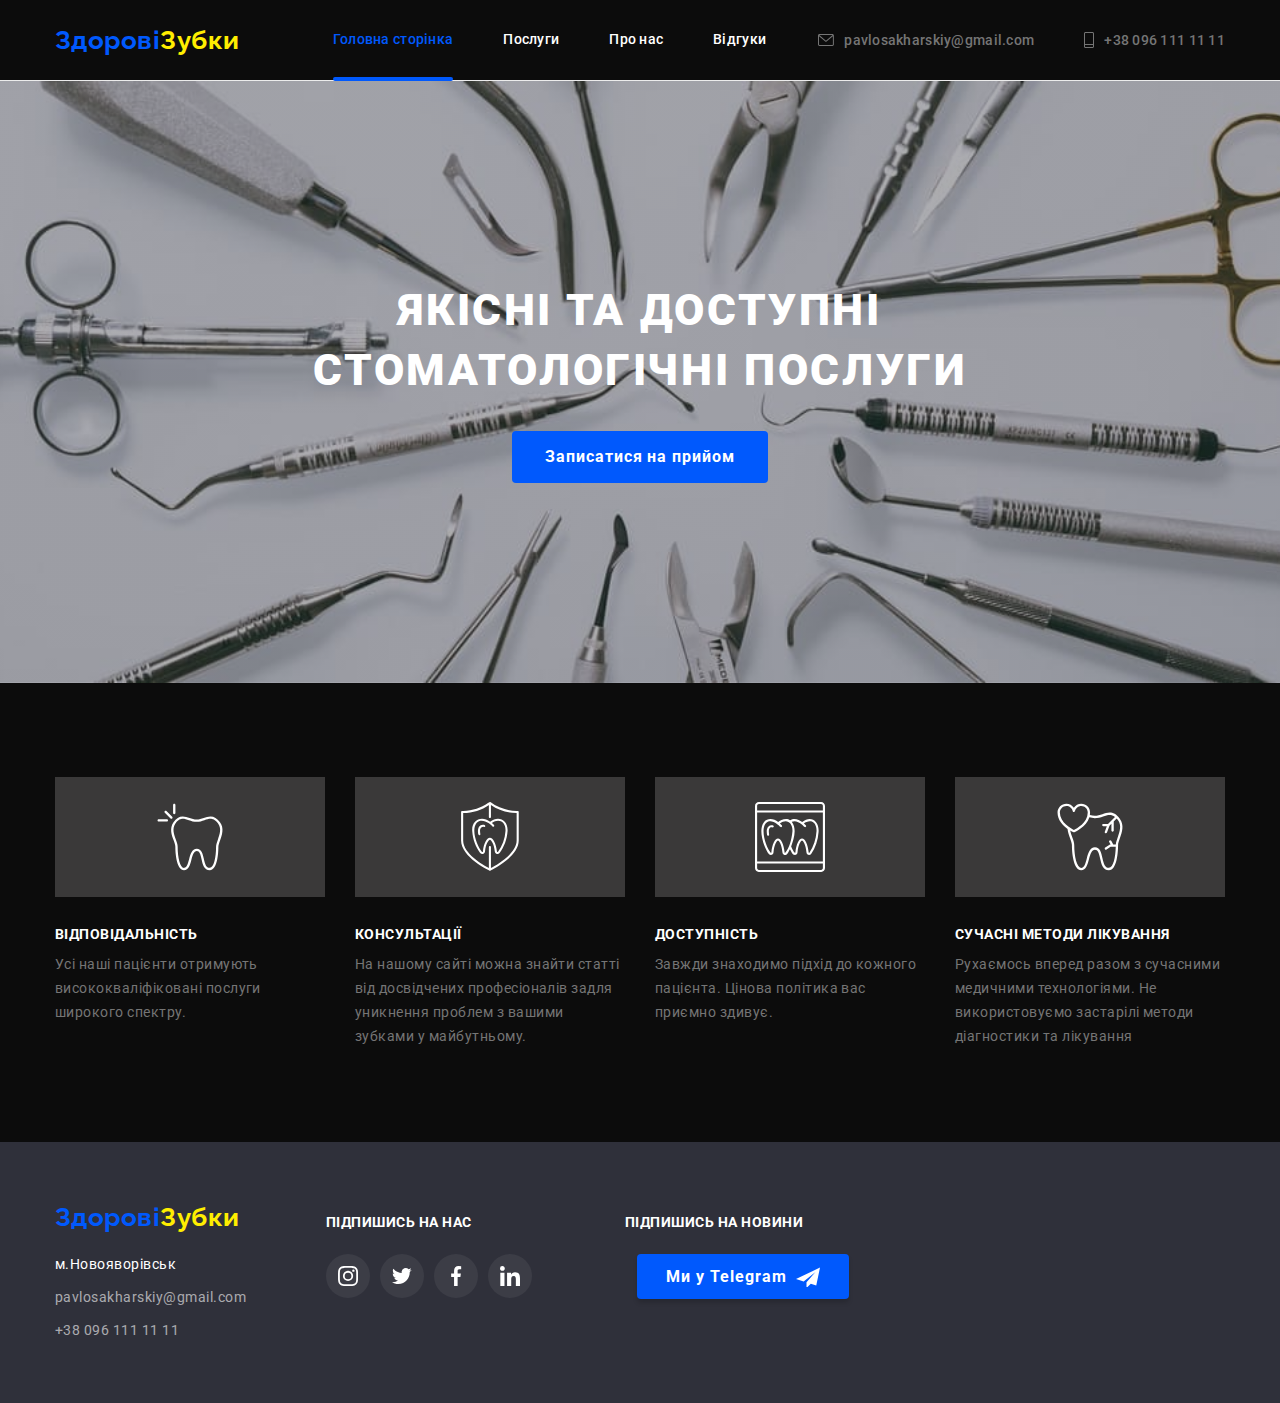
<file: index.html>
<!DOCTYPE html>
<html lang="ru">
  <head>
    <meta charset="UTF-8" />
    <meta http-equiv="X-UA-Compatible" content="IE=edge" />
    <meta name="viewport" content="width=device-width, initial-scale=1.0" />
    <title>Студия</title>
    <link rel="preconnect" href="https://fonts.googleapis.com" />
    <link rel="preconnect" href="https://fonts.gstatic.com" crossorigin />
    <link
      href="https://fonts.googleapis.com/css2?family=Raleway:wght@700&family=Roboto:wght@400;500;700;900&display=swap"
      rel="stylesheet"
    />
    <link
      rel="stylesheet"
      href="https://cdnjs.cloudflare.com/ajax/libs/modern-normalize/1.1.0/modern-normalize.min.css"
    />
    <link rel="stylesheet" href="./css/styles.css" />
  </head>

  <body>
    <!-- Шапка -->
    <header class="header">
      <div class="container nav-flex">
        <nav class="header-nav">
          <a class="logo link" href="./index.html"
            >Здорові<span class="logo-black">Зубки</span></a
          >
          <ul class="header-nav-list list">
            <li class="header-nav-item">
              <a class="header-nav-link link current" href="./index.html"
                >Головна сторінка</a
              >
            </li>
            <li class="header-nav-item">
              <a class="header-nav-link link" href="./portfolio.html"
                >Послуги</a
              >
            </li>
            <li class="header-nav-item">
              <a class="header-nav-link link" href="">Про нас</a>
            </li>
            <li class="header-nav-item">
              <a class="header-nav-link link" href="">Відгуки</a>
            </li>
          </ul>
        </nav>
        <ul class="header-contact-list list">
          <li class="header-contact-item">
            <a class="header-contact-link link" href="mailto:pavlosakharskiy@gmail.com"
              ><svg class="contact-icon" width="16" height="12">
                <use href="./images/icons.svg#icon-envelope"></use>
              </svg>
              pavlosakharskiy@gmail.com</a
            >
          </li>
          <li class="header-contact-item">
            <a class="header-contact-link link" href="tel:+38093000000"
              ><svg class="contact-icon" width="10" height="16">
                <use href="./images/icons.svg#icon-mobile"></use>
              </svg>
              +38 096 111 11 11</a
            >
          </li>
        </ul>
      </div>
    </header>
    <!-- Основной контент -->
    <main>
      <!-- Герой -->
      <section class="hero">
        <h1 class="hero-title">Якісні та доступні стоматологічні послуги</h1>
        <button class="hero-btn" type="button" data-modal-open>Записатися на прийом</button>
      </section>
      <!-- Список преимуществ -->
      <section class="features-section">
        <div class="container">
          <!-- h2 Преимущества спрятать в css правильно -->
          <h2 class="visually-hidden">Переваги</h2>
          <ul class="features-list list">
            <li class="features-item">
              <div class="features-icon-fon">
                <svg class="features-icon" width="70" height="70">
                  <use href="./images/teeth.svg#icon-clean-tooth"></use>
                </svg>
              </div>

              <h3 class="features-title">Відповідальність</h3>
              <p class="features-text">
                Усі наші пацієнти отримують висококваліфіковані послуги широкого спектру.
        
              </p>
            </li>
            <li class="features-item">
              <div class="features-icon-fon">
                <svg class="features-icon" width="70" height="70">
                  <use href="./images/teeth.svg#icon-tooth_hehy"></use>
                </svg>
              </div>

              <h3 class="features-title">Консультації</h3>
              <p class="features-text">
                На нашому сайті можна знайти статті від досвідчених професіоналів задля уникнення проблем з вашими зубками у майбутньому.
              </p>
            </li>
            <li class="features-item">
              <div class="features-icon-fon">
                <svg class="features-icon" width="70" height="70">
                  <use href="./images/teeth.svg#icon-monitoring_teeth"></use>
                </svg>
              </div>

              <h3 class="features-title">Доступність</h3>
              <p class="features-text">
               Завжди знаходимо підхід до кожного пацієнта. 
               Цінова політика вас приємно здивує.
              </p>
            </li>
            <li class="features-item">
              <div class="features-icon-fon">
                <svg class="features-icon" width="70" height="70">
                  <use href="./images/teeth.svg#icon-teeth-care"></use>
                </svg>
              </div>

              <h3 class="features-title">Сучасні методи лікування</h3>
              <p class="features-text">Рухаємось вперед разом з сучасними медичними технологіями. Не використовуємо застарілі методи діагностики та лікування</p>
            </li>
          </ul>
        </div>
      </section>
      
    </main>
    <!-- Подвал -->
    <footer class="footer">
      <div class="container">
        <div class="footer-flex">
          <div class="footer-contacts-flex">
            <a class="logo link" href="./index.html"
            >Здорові<span class="logo-black">Зубки</span></a>
            <!-- Список контактов -->
            <address class="footer-contact">
              <ul class="footer-contact-list list">
                <li class="footer-contact-item">
                  <a
                    class="footer-contact-link address link"
                    href="https://goo.gl/maps/CdvJLRiEL6Q8Smko8"
                    target="_blank"
                    rel="noreferrer noopener"
                    >м.Новояворівськ</a
                  >
                </li>
                <li class="footer-contact-item">
                  <a
                    class="footer-contact-link link"
                    href="mailto:info@devstudio.com"
                    >pavlosakharskiy@gmail.com</a
                  >
                </li>
                <li class="footer-contact-item">
                  <a class="footer-contact-link link" href="tel:+380961111111"
                    >+38 096 111 11 11</a
                  >
                </li>
              </ul>
            </address>
          </div>
          <div class="footer-social-flex">
            <p class="footer-social-text">Підпишись на нас</p>
            <ul class="footer-social-list list">
              <li class="footer-social-item">
                <a class="footer-social-link" href="">
                  <svg class="footer-social-icon" width="20" height="20">
                    <use href="./images/icons.svg#icon-instagram"></use>
                  </svg>
                </a>
              </li>

              <li class="footer-social-item">
                <a class="footer-social-link" href="">
                  <svg class="footer-social-icon" width="20" height="20">
                    <use href="./images/icons.svg#icon-twitter"></use>
                  </svg>
                </a>
              </li>

              <li class="footer-social-item">
                <a class="footer-social-link" href="">
                  <svg class="footer-social-icon" width="20" height="20">
                    <use href="./images/icons.svg#icon-facebook"></use>
                  </svg>
                </a>
              </li>

              <li class="footer-social-item">
                <a class="footer-social-link" href="">
                  <svg class="footer-social-icon" width="20" height="20">
                    <use href="./images/icons.svg#icon-linkedin"></use>
                  </svg>
                </a>
              </li>
            </ul>
          </div>
          <div class="footer-submit">
            <p class="footer-submit-text">Підпишись на новини</p>
            <div class="footer-submit-form">
                          <button class="footer-submit-btn" type="submit">Ми у Telegram</button>
            </div>
          </div>
        </div>
      </div>
    </footer>
    <div class="backdrop is-hidden" data-modal>
      <div class="modal">
          <button type="button" class="close-btn" data-modal-close>
            <svg class="modal-icon" width="11" height="11">
              <use href="./images/icons.svg#icon-vector"></use>
            </svg>
          </button>
          
          <form class="form">
            <span class="form-title">Залишіть, будь ласка, свої дані</span>
                 
            <div class="form-field top-title">
              <label class="form-label" for="name">Ім'я</label>
              <input class="form-input" type="text" name="name" id="name">
              <svg class="input-icon" width="12" height="12">
                <use
                    href="./images/icons.svg#icon-name"
                ></use>
              </svg>
            </div>
            <div class="form-field">
              <label class="form-label" for="tel">Телефон</label>
              <input class="form-input" type="tel" name="tel" id="tel">
              <svg class="input-icon" width="12" height="12">
                <use
                    href="./images/icons.svg#icon-tel"
                ></use>
              </svg>
            </div>
            
            <div class="form-field">
              <label class="comment-label" for="comment">Опишіть проблему</label>
              <textarea class="comment" name="comment" id="comment" rows="9" placeholder="Приклад:
              Добрий день. Дуже болить зуб, потрібна негайна допомога...."></textarea>
            </div>
            <div class="form-field-chek">
              
              <label class="policy-label" for="policy"></a> 
                <input class="form-checkbox" type="checkbox" name="policy" id="policy">
                <span class="icon-chek"></span>
                Погоджуюсь з  <a class="policy-link" href="">Умовами приватності.</a>
              </label>
              
            </div>
            <button class="form-btn" type="submit">Відправити</button>
          </form>
      </div>
    </div>
    <script src="./js/modal.js"></script>
  </body>
</html>
</file>
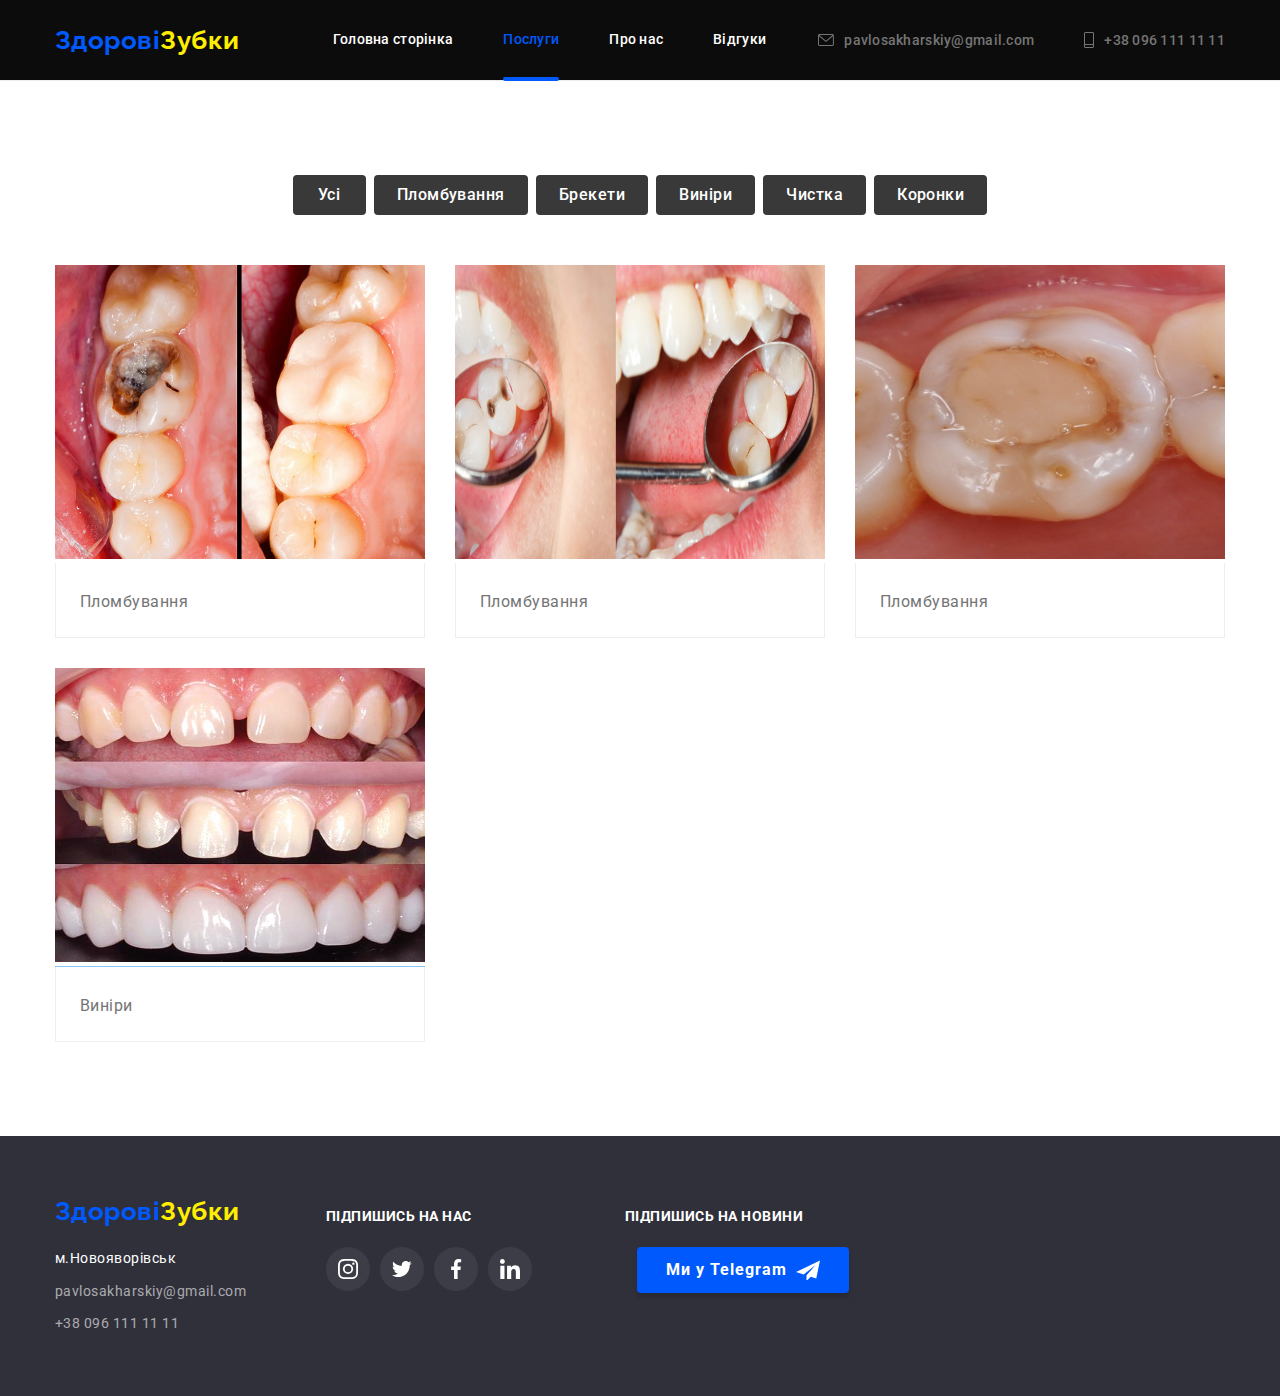
<file: portfolio.html>
<!DOCTYPE html>
<html lang="ru">
  <head>
    <meta charset="UTF-8" />
    <meta http-equiv="X-UA-Compatible" content="IE=edge" />
    <meta name="viewport" content="width=device-width, initial-scale=1.0" />
    <title>Портфолио</title>
    <link rel="preconnect" href="https://fonts.googleapis.com" />
    <link rel="preconnect" href="https://fonts.gstatic.com" crossorigin />
    <link
      href="https://fonts.googleapis.com/css2?family=Raleway:wght@700&family=Roboto:wght@400;500;700;900&display=swap"
      rel="stylesheet"
    />
    <link rel="stylesheet" href="https://cdnjs.cloudflare.com/ajax/libs/modern-normalize/1.1.0/modern-normalize.min.css">
    <link rel="stylesheet" href="./css/styles.css" />
  </head>
  <body>
    <!-- Шапка -->
    <header class="header">
      <div class="container nav-flex">
        <nav class="header-nav">
          <a class="logo link" href="./index.html"
            >Здорові<span class="logo-black">Зубки</span></a
          >
          <ul class="header-nav-list list">
            <li class="header-nav-item">
              <a class="header-nav-link link" href="./index.html"
                >Головна сторінка</a
              >
            </li>
            <li class="header-nav-item">
              <a class="header-nav-link link current" href="./portfolio.html"
                >Послуги</a
              >
            </li>
            <li class="header-nav-item">
              <a class="header-nav-link link" href="">Про нас</a>
            </li>
            <li class="header-nav-item">
              <a class="header-nav-link link" href="">Відгуки</a>
            </li>
          </ul>
        </nav>
        <ul class="header-contact-list list">
          <li class="header-contact-item">
            <a class="header-contact-link link" href="mailto:pavlosakharskiy@gmail.com"
              ><svg class="contact-icon" width="16" height="12">
                <use href="./images/icons.svg#icon-envelope"></use>
              </svg>
              pavlosakharskiy@gmail.com</a
            >
          </li>
          <li class="header-contact-item">
            <a class="header-contact-link link" href="tel:+38093000000"
              ><svg class="contact-icon" width="10" height="16">
                <use href="./images/icons.svg#icon-mobile"></use>
              </svg>
              +38 096 111 11 11</a
            >
          </li>
        </ul>
      </div>
    </header>
    <!-- Основной контент -->
    <main>
      
      <section class="portfolio-section">
        <div class="container">
          <h1 hidden>Примеры работ</h1>
          <ul class="portfolio-btn-list list">
            <li class="portfolio-btn-item">
              <button class="portfolio-btn" type="button">Усі</button>
            </li>
            <li class="portfolio-btn-item">
              <button class="portfolio-btn" type="button">Пломбування</button>
            </li>
            <li class="portfolio-btn-item">
              <button class="portfolio-btn" type="button">Брекети</button>
            </li>
            <li class="portfolio-btn-item">
              <button class="portfolio-btn" type="button">Виніри</button>
            </li>
            <li class="portfolio-btn-item">
              <button class="portfolio-btn" type="button">Чистка</button>
            </li>
            <li class="portfolio-btn-item">
              <button class="portfolio-btn" type="button">Коронки</button>
            </li>
          </ul>
        </div>
        <div class="container">
          <ul class="portfolio-list list">
            <li class="portfolio-item">
              <div class="portfolio-description">
                <img
                src="./images/plomba.jpg"
                alt="открытый ноутбук с сайтом Технокряк"
                width="370"
                height="294"
                />
                <div class="portfolio-overlay">
                  <p class="portfolio-description-text">На фото результат пломбування 7 та 8 зубів.</p>
                </div>
                </div>
              <div class="portfolio-border">
                <h2 class="portfolio-list-title"></h2>
                <p class="portfolio-list-text">Пломбування</p>
              </div>
            </li>
            <li class="portfolio-item">
              <div class="portfolio-description">
                <img
                  src="./images/estetik-plomba.jpg"
                  alt="парни играют в баскетбол"
                  width="370"
                  height="294"
                />
                <div class="portfolio-overlay">
                  <p class="portfolio-description-text">Естетичне пломбування</p>
                </div>
              </div>
                <div class="portfolio-border">
                <h2 class="portfolio-list-title">
                </h2>
                <p class="portfolio-list-text">Пломбування</p>
              </div>
            </li>

            <li class="portfolio-item">
              <div class="portfolio-description">
                <img
                  src="./images/karies.jpg"
                  alt="karies"
                  width="370"
                  height="294"
                />
                <div class="portfolio-overlay">

                  <p class="portfolio-description-text">Полікували каріес жувального зуба. Клієнт задоволений</p>
                </div>
              </div>
              <div class="portfolio-border">
                <h2 class="portfolio-list-title"></h2>
                <p class="portfolio-list-text">Пломбування</p>
              </div>
            </li>
            <li class="portfolio-item">
              <div class="portfolio-description">
                <img
                  src="./images/viniry.jpg"
                  alt="karies"
                  width="370"
                  height="294"
                />
                <div class="portfolio-overlay">

                  <p class="portfolio-description-text">На фото якісні виніри на вибір.</p>
                </div>
              </div>
              <div class="portfolio-border">
                <h2 class="portfolio-list-title"></h2>
                <p class="portfolio-list-text">Виніри</p>
              </div>
            </li>

           
          </ul>
        </div>
      </section>
    </main>
    <!-- Подвал -->
    <footer class="footer">
      <div class="container">
        <div class="footer-flex">
          <div class="footer-contacts-flex">
            <a class="logo link" href="./index.html"
            >Здорові<span class="logo-black">Зубки</span></a>
            <!-- Список контактов -->
            <address class="footer-contact">
              <ul class="footer-contact-list list">
                <li class="footer-contact-item">
                  <a
                    class="footer-contact-link address link"
                    href="https://goo.gl/maps/CdvJLRiEL6Q8Smko8"
                    target="_blank"
                    rel="noreferrer noopener"
                    >м.Новояворівськ</a
                  >
                </li>
                <li class="footer-contact-item">
                  <a
                    class="footer-contact-link link"
                    href="mailto:info@devstudio.com"
                    >pavlosakharskiy@gmail.com</a
                  >
                </li>
                <li class="footer-contact-item">
                  <a class="footer-contact-link link" href="tel:+380961111111"
                    >+38 096 111 11 11</a
                  >
                </li>
              </ul>
            </address>
          </div>
          <div class="footer-social-flex">
            <p class="footer-social-text">Підпишись на нас</p>
            <ul class="footer-social-list list">
              <li class="footer-social-item">
                <a class="footer-social-link" href="">
                  <svg class="footer-social-icon" width="20" height="20">
                    <use href="./images/icons.svg#icon-instagram"></use>
                  </svg>
                </a>
              </li>

              <li class="footer-social-item">
                <a class="footer-social-link" href="">
                  <svg class="footer-social-icon" width="20" height="20">
                    <use href="./images/icons.svg#icon-twitter"></use>
                  </svg>
                </a>
              </li>

              <li class="footer-social-item">
                <a class="footer-social-link" href="">
                  <svg class="footer-social-icon" width="20" height="20">
                    <use href="./images/icons.svg#icon-facebook"></use>
                  </svg>
                </a>
              </li>

              <li class="footer-social-item">
                <a class="footer-social-link" href="">
                  <svg class="footer-social-icon" width="20" height="20">
                    <use href="./images/icons.svg#icon-linkedin"></use>
                  </svg>
                </a>
              </li>
            </ul>
          </div>
          <div class="footer-submit">
            <p class="footer-submit-text">Підпишись на новини</p>
            <div class="footer-submit-form">
                          <button class="footer-submit-btn" type="submit">Ми у Telegram</button>
            </div>
          </div>
        </div>
      </div>
    </footer>
  </body>
</html>
</file>
<file: css/styles.css>
:root {
  --primary-text-color: #ffffff;
  --secondary-text-color: #757575;
  --white-text-color: #ffffff;
  --accent-color: #0059fd;
  --black-logo-color: #ffee00;
  --footer-text-color: rgba(255, 255, 255, 0.6);
  --white-background-color: #ffffff;
  --hero-background-color: #2f303a;
  --team-background-color: #3a3939;
}

body {
  font-family: "Roboto", sans-serif;
  letter-spacing: 0.03em;
  background-color: var(--white-background-color);
  color: var(--primary-text-color);
}

/* Крапки з лішок */
.list {
  list-style: none;
}

/* Підкреслення посилань*/
.link {
  text-decoration: none;
}

/* Глобальне обнулення  */
h1,
h2,
h3,
h4,
h5,
h6,
p,
ul {
  margin: 0;
  padding: 0;
}

.container {
  width: 1200px;
  margin-left: auto;
  margin-right: auto;
  padding-left: 15px;
  padding-right: 15px;
}

.logo {
  font-family: "Raleway", sans-serif;
  font-weight: 700;
  font-size: 26px;
  line-height: 1.19;
  align-items: center;
  text-align: center;
  
  color: var(--accent-color);
}

.section-title {
  font-weight: 700;
  font-size: 36px;
  line-height: 1.17;
  text-align: center;

  color: var(--primary-text-color);
}

.features-icon-fon {
  display: flex;
  width: 270px;
  height: 120px;
  align-items: center;
  justify-content: center;
  flex-direction: column;
  margin-bottom: 30px;

  background-color: var(--team-background-color);
}

.footer-contact-link {
  font-style: normal;
  font-size: 14px;
  line-height: 1.71;

  color: var(--footer-text-color);

  transition: color 250ms cubic-bezier(0.4, 0, 0.2, 1);
}

/* ------------HEADER-------------- */

.header {
  border-bottom: 1px solid #ececec;
  background-color: #0c0c0c;
}

.nav-flex {
  display: flex;
  align-items: center;
}

.header-nav {
  display: flex;
  align-items: center;
}
.logo-black {
  color: var(--black-logo-color);
}

.header-nav-list {
  display: flex;
  margin-left: 93px;
}

.header-nav-item:not(:last-child) {
  margin-right: 50px;
}

.header-nav-link {
  display: block;
  padding-top: 32px;
  padding-bottom: 32px;

  font-weight: 500;
  font-size: 14px;
  line-height: 1.14;
  letter-spacing: 0.02em;
  color: var(--primary-text-color);

  position: relative;

  transition: color 250ms cubic-bezier(0.4, 0, 0.2, 1);
}

.header-contact-list {
  display: flex;
  margin-left: auto;
}

.header-contact-item + .header-contact-item {
  margin-left: 50px;
}

.header-contact-link {
  display: inline-flex;
  padding: 32px 0px 32px;
  /* color: var(--secondary-text-color); */
  align-items: center;

  font-weight: 500;
  font-size: 14px;
  line-height: 16px;
  letter-spacing: 0.02em;
  color: var(--secondary-text-color);

  transition: color 250ms cubic-bezier(0.4, 0, 0.2, 1);
}

.contact-icon {
  margin-right: 10px;
  fill: currentColor;
}

.header-nav-link:hover,
.header-nav-link:focus,
.header-contact-link:hover,
.header-contact-link:focus {
  color: var(--accent-color);
}

.header-nav-link.current {
  color: var(--accent-color);
}

.header-nav-link.current::after { 
  position: absolute;

  display: block;
  content: '';
  width: 100%;
  height: 4px;
  border-radius: 2px;
  bottom: -1px;

  background-color: var(--accent-color);
}

/* ------------HERO-------------- */

.hero {
  padding-top: 200px;
  padding-bottom: 200px;

  max-width: 1600px;
  min-height: 600px;
  margin-left: auto;
  margin-right: auto;

  background-image: linear-gradient(
      to right,
      rgba(47, 48, 58, 0.4),
      rgba(47, 48, 58, 0.4)
    ),
    url(../images/hirurgiya.jpg);
  background-color: var(--hero-background-color);
  background-repeat: no-repeat;
  background-position: center;
  background-size: cover;

  text-align: center;
}

.hero-title {
  margin-bottom: 30px;
  margin-left: auto;
  margin-right: auto;
  max-width: 696px;

  font-weight: 900;
  font-size: 44px;
  line-height: 1.36;
  letter-spacing: 0.06em;
  text-transform: uppercase;
  color: var(--white-text-color);
}

  .hero-btn {
    display: inline-block;
    min-width: 200px;
    border-radius: 4px;
    border: 1px solid transparent;
    padding: 10px 32px;
  
    background-color: var(--accent-color);
    color: var(--white-text-color);
  
    font-family: "Roboto", sans-serif;
    font-weight: 700;
    font-size: 16px;
    line-height: 1.88;
    align-items: center;
    text-align: center;
    letter-spacing: 0.06em;
    cursor: pointer;
  
 
    transition-property: transform;
  
}

.hero-btn:hover,
.hero-btn:focus {
  border-radius: 4px;
  transform: scale(1.5);
  background-color: orange;

  transition-duration: 500ms;
}
/* ------------FEATURES-------------- */

.features-section {
  padding-top: 94px;
  padding-bottom: 94px;
  background-color: #0c0c0c;
}

.visually-hidden {
  position: absolute;

  width: 1px;
  height: 1px;
  margin: -1px;
  padding: 0;

  overflow: hidden;
  border: 0;
  clip: rect(0 0 0 0);
}

.features-list {
  display: flex;
}

.features-item:not(:last-child) {
  margin-right: 30px;
  max-width: 270px;
}

.features-icon {
  align-items: center;
  fill: white;
}

.features-title {
  margin-bottom: 10px;

  font-weight: 700;
  font-size: 14px;
  line-height: 1.14;
  text-transform: uppercase;
}

.features-text {
  font-size: 14px;
  line-height: 1.71;

  color: var(--secondary-text-color);
}

/* ------------WORK SECTION-------------- */
.work-section {
  padding-bottom: 94px;
  background-color: #0c0c0c;
}

.section-title {
  margin-bottom: 50px;
}

.work-list {
  display: flex;

}

.work-item {
  position: relative;

}

.work-item:not(:last-child) {
  margin-right: 30px;
}

.work-text {
  width: 100%;
  position: absolute;
  bottom: 0;
  left: 0;


  padding: 27px 0px;

  font-weight: bold;
  font-size: 14px;
  line-height: 1.14;
  text-align: center;
  text-transform: uppercase;

  color: var(--white-text-color);
  background-color: rgba(47, 48, 58, 0.8);;
}
/* ----------------TEAM----------------- */

.team-section {
  padding-top: 94px;
  padding-bottom: 94px;

  background-color: var(--team-background-color);
}

.team-list {
  display: flex;
}

.team-item {
  box-shadow: 0px 1px 3px rgba(0, 0, 0, 0.12), 0px 1px 1px rgba(0, 0, 0, 0.14),
    0px 2px 1px rgba(0, 0, 0, 0.2);

  background-color: var(--white-background-color);
}

.team-item:not(:last-child) {
  margin-right: 30px;
}

.team-workers {
  padding: 30px 0px;
}

.team-worker {
  font-weight: 500;
  font-size: 16px;
  line-height: 1.19;
  text-align: center;
}

.team-profession {
  margin-top: 10px;

  font-size: 16px;
  line-height: 1.19;
  text-align: center;
  color: var(--secondary-text-color);
}

.team-social-list {
  display: flex;
  justify-content: space-between;
  align-items: center;

  padding: 0px 32px;
  margin-top: 16px;
  list-style: none;
  
}

.team-social-item {
  width: 44px;
  height: 44px;
}

.team-social-link {
  display: block;

  width: 44px;
  height: 44px;
  border-radius: 50%;

  color: #afb1b8;
  background-color: #ffffff;

  transition: background-color 250ms cubic-bezier(0.4, 0, 0.2, 1),
    color 250ms cubic-bezier(0.4, 0, 0.2, 1);
}

.team-social-link:hover,
.team-social-link:focus {
  color: #ffffff;
  background-color: var(--accent-color);
}

.team-social-icon {
  margin: 12px 0px 0px 12px;
  fill: currentColor;
}

/* ---------------CLIENTS---------------- */
.client-section {
  padding-top: 94px;
  padding-bottom: 94px;
}

.client-title {
  margin-bottom: 50px;

  font-weight: 700;
  font-size: 36px;
  line-height: 1.17;
  text-align: center;
}

.client-list {
  display: flex;

  padding: 0;
  margin: 0;
  list-style: none;
  justify-content: space-between;
  align-items: center;
}

.client-item {
  width: 170px;
  height: 90px;

  transition: border-color 250ms cubic-bezier(0.4, 0, 0.2, 1),
    color 250ms cubic-bezier(0.4, 0, 0.2, 1);
}

.client-item:not(:last-child) {
  margin-right: 30px;
}

.client-link {
  display: block;

  width: 170px;
  height: 90px;
  
  border: 1px solid #afb1b8;
  color: #afb1b8;
  background-color: #fff;
  padding: 16px 32px;

  transition: border-color 250ms cubic-bezier(0.4, 0, 0.2, 1),
    color 250ms cubic-bezier(0.4, 0, 0.2, 1);
}

.client-link:hover,
.client-link:focus {
  color: var(--accent-color);
  border-color: var(--accent-color);
}

.client-icon {
  fill: currentColor;
}

.client-item:hover,
.client-item:focus {
  color: var(--accent-color);
  border-color: var(--accent-color);
}

/* ----------------ПОДВАЛ----------------- */

.footer {
  padding-top: 60px;
  padding-bottom: 60px;

  background-color: var(--hero-background-color);
}

.footer-flex {
  display: flex;

  margin: 0;
  padding: 0;
  list-style: none;
}

.footer-social-text {
  padding: 20px 0px 10px 0px;
  margin-bottom: 20px;
  font-weight: 700;
  font-size: 14px;
  line-height: 1.14px;
  text-transform: uppercase;

  color: var(--white-text-color);
}

.footer-social-flex {
  margin-left: 80px;
  width: 206px;
}

.footer-social-list {
  display: flex;
  justify-content: space-between;
  align-items: center;

  padding: 0;
  margin-top: 0;
  list-style: none;
}

.footer-social-item {
  width: 44px;
  height: 44px;
}

.footer-social-link {
  display: block;

  width: 44px;
  height: 44px;
  border-radius: 50%;

  color: #ffffff;
  background-color: #ffffff10;

  transition: background-color 250ms cubic-bezier(0.4, 0, 0.2, 1),
    color 250ms cubic-bezier(0.4, 0, 0.2, 1);
}

.footer-social-link:hover,
.footer-social-link:focus {
  color: #ffffff;
  background-color: var(--accent-color);
}

.footer-social-icon {
  margin: 12px 0px 0px 12px;
  fill: currentColor;
}

.logo-white {
  color: var(--white-text-color);
}

.footer-contact {
  margin-top: 20px;
}
.footer-contact-link.address {
  color: var(--white-text-color);
}

.footer-contact-item {
  margin-top: 9px;
}

.footer-contact-link:hover,
.footer-contact-link:focus {
  color: var(--accent-color);
}

.footer-submit {
  /* width: 570px; */
  margin-left: 93px;
}

.footer-submit-text {
  padding: 20px 0px 10px 0px;
  margin-bottom: 20px;
  font-weight: 700;
  font-size: 14px;
  line-height: 1.14px;
  text-transform: uppercase;

  color: var(--white-text-color);
}

.footer-submit-input {
  width: 358px;
  margin: 0;
  padding: 13px 16px;
  border-radius: 4px;

  border: 1px solid rgba(255, 255, 255, 0.3);
  background-color: var(--hero-background-color);
  color: var(--white-text-color);
}

.footer-submit-input::placeholder {
  font-size: 16px;
  line-height: 1.25;

  color: rgba(255, 255, 255, 0.6);
}

.footer-submit-btn {
  display: inline-flex;
  align-items: center;
  justify-content: center;

  border: none;
  margin: 0;
  padding: 8px 29px;
  border-radius: 4px;

  background-color: var(--accent-color);
  box-shadow: 0px 4px 4px rgba(0, 0, 0, 0.15);
  color: var(--white-text-color);
  
  font-family: 'Roboto';
  font-style: normal;
  font-weight: 700;
  font-size: 16px;
  line-height: 1.87;
  letter-spacing: 0.06em;

  cursor: pointer;
  min-height: 43px;
  margin-left: 12px;
}

.footer-submit-btn::after {
  content: '';
  display: inline-block;
  width: 24px;
  height: 20px;
  margin-left: 10px;
  background-image: url(../images/send.svg);
}


/* --------------------PORTFOLIO----------------- */

.portfolio-section {
  padding-top: 94px;
  padding-bottom: 94px;
}

.portfolio-btn-list {
  display: flex;
  justify-content: center;
  margin-bottom: 50px;
}

.portfolio-btn-item:not(:last-child) {
  margin-right: 8px;
}

.portfolio-item:hover .portfolio-overlay {
  transform: translateY(0);
}

.portfolio-description {
  position: relative;
  overflow: hidden;
}

.portfolio-overlay {
  position: absolute;

  display: inline-block;
  content: '';
  width: 100%;
  height: 100%;
  top: 0;
  left: 0;

  background-color: rgba(33, 150, 243, 0.9);

  transform: translateY(100%);
  transition: transform 250ms cubic-bezier(0.4, 0, 0.2, 1);

}

.portfolio-description-text {
  position: absolute;
  top: 0;
  left: 0;

  padding: 63px 24px;

  font-size: 18px;
  line-height: 1.56;

  color: var(--white-text-color);
}

.portfolio-btn {
  display: inline-block;
  min-width: 73px;
  border-radius: 4px;
  border: 1px solid transparent;
  padding: 6px 22px;

  font-family: "Roboto", sans-serif;
  font-weight: 500;
  font-size: 16px;
  line-height: 1.63;
  letter-spacing: 0.03em;
  text-align: center;
  background-color: var(--team-background-color);
  color: var(--primary-text-color);
  cursor: pointer;

  transition: background-color 250ms cubic-bezier(0.4, 0, 0.2, 1),
    color 250ms cubic-bezier(0.4, 0, 0.2, 1),
    box-shadow 250ms cubic-bezier(0.4, 0, 0.2, 1);
}

.portfolio-btn:hover,
.portfolio-btn:focus {
  background-color: var(--accent-color);
  color: var(--white-text-color);
  box-shadow: 0px 3px 1px rgba(0, 0, 0, 0.1), 0px 1px 2px rgba(0, 0, 0, 0.08),
    0px 2px 2px rgba(0, 0, 0, 0.12);
}

.portfolio-list {
  display: flex;
  flex-wrap: wrap;
  margin: -15px;
}

.portfolio-item {
  margin: 15px;

  transition: box-shadow 250ms cubic-bezier(0.4, 0, 0.2, 1);
}

.portfolio-item:hover,
.portfolio-item:focus {
  box-shadow: 0px 3px 1px rgba(0, 0, 0, 0.1), 0px 1px 2px rgba(0, 0, 0, 0.08),
    0px 2px 2px rgba(0, 0, 0, 0.12);
}

.portfolio-border {
  border: 1px solid #eeeeee;
  border-top: transparent;
  padding: 20px 24px;
}

.portfolio-list-title {
  font-weight: 700;
  font-size: 18px;
  line-height: 2;
  letter-spacing: 0.06em;
}

.portfolio-list-text {
  margin-top: 4px;

  font-size: 16px;
  line-height: 1.87;

  color: var(--secondary-text-color);
}

/* ----------------MODAL--------------------- */

.backdrop {
  position: fixed;

  display: flex;
  align-items: center;
  justify-content: center;

  width: 100vw;
  height: 100vh;

  background-color: rgba(0, 0, 0, 0.2);;
  
  top: 0;
  transition: opacity 250ms cubic-bezier(0.4, 0, 0.2, 1), visibility 250ms cubic-bezier(0.4, 0, 0.2, 1);
}

.backdrop.is-hidden {
  opacity: 0;
  visibility: hidden;
  pointer-events: none;
}

.backdrop.is-hidden .modal {
  transform: scale(2);
}

.modal {
  width: 528px;
  min-height: 581px;
  background-color: #ffffff;
  
  position: relative;
  transform: scale(1);
  transition: transform 250ms cubic-bezier(0.4, 0, 0.2, 1);
}

.modal-icon {
  fill:var(--black-logo-color);
  transition: fill 250ms cubic-bezier(0.4, 0, 0.2, 1);

}

.close-btn {
  position: absolute;

  display: flex;
  align-items: center;
  justify-content: center;

  right: 8px;
  top: 8px;
  background-color: transparent;
  border-radius: 50%;
  width: 30px;
  height: 30px;
  border: 1px solid rgba(0, 0, 0, 0.1);

  cursor: pointer;
}

.close-btn:hover .modal-icon {
  fill: var(--accent-color)
}

.form {
  width: 528px;
  margin-left: auto;
  margin-right: auto;
  padding: 40px;
}

.form-title {
  color: #0c0c0c;
  font-weight: 700;
  font-size: 20px;
  line-height: 1.15;
  text-align: center;
}

.top-title {
  margin-top: 12px;
}

.form-field{ 
  position: relative;
  display: flex;
  flex-direction: column;
  margin-bottom: 10px;
}

.form-label,
.comment-label {
  font-size: 12px;
  line-height: 1.17;
  letter-spacing: 0.01em;
  color: var(--secondary-text-color);
  margin-bottom: 4px;
}

.form-input {
  width: 100%;
  margin: 0;
  padding: 11px 42px;
  border: 1px solid rgba(33, 33, 33, 0.2);
  border-radius: 4px;

  transition: border-color 250ms cubic-bezier(0.4, 0, 0.2, 1);
}

.form-input:hover,
.form-input:focus {
  outline: none;
  border-color: var(--accent-color);
}


.input-icon {
  position: absolute;
  top: 50%;
  left: 15px;
  transform: translateY(25%);

  display: inline-block;
  width: 12px;
  height: 12px;

  transition: fill 250ms cubic-bezier(0.4, 0, 0.2, 1);
}

.form-input:hover ~ .input-icon,
.form-input:focus ~ .input-icon {
  fill:var(--accent-color)
}

textarea {
  resize: none;
  border: 1px solid rgba(33, 33, 33, 0.2);
  border-radius: 4px;
  padding: 12px 16px;
  font-size: 12px;
  line-height: 1.17;
  letter-spacing: 0.01em;
  height: 120px;

  transition: border-color 250ms cubic-bezier(0.4, 0, 0.2, 1);
}

textarea:hover, 
textarea:focus {
  outline: none;
  border-color: var(--accent-color);
}

.comment::placeholder {
  font-size: 12px;
  line-height: 1.17;
  letter-spacing: 0.01em;
  color: rgba(117, 117, 117, 0,5);
}

.form-field-chek {
  padding-left: 14px;
  margin-top: 25px;
  margin-bottom: 30px;
}

.icon-chek {
  display: inline-block;
  width: 16px;
  height: 15px;
  border: 2px solid #212121;
  border-radius: 2px;
  margin-right: 7px;
 }

.form-checkbox {
  position: absolute;

  width: 1px;
  height: 1px;
  margin: -1px;
  padding: 0;

  overflow: hidden;
  border: 0;
  clip: rect(0 0 0 0);
}

.form-checkbox:checked + .icon-chek {
  background-image: url(../images/icon-check.svg);
  background-position: center;
  background-repeat: no-repeat;
  background-color: var(--accent-color);
  background-origin: border-box;
  border-color: var(--accent-color);
}

.policy-label {
  display: flex;
  align-items: center;
  font-size: 14px;
  line-height: 1.71;
  color: var(--secondary-text-color);
}

.policy-link {
  margin-left: 4px;
  color:   rgba(33, 150, 243, 1);
}

.form-btn {
  display: flex;
  align-items: center;
  justify-content: center;
 
  margin: 0 auto;
  padding: 10px 56px;
  
  border: none;
  border-radius: 4px;
  text-align: center;
  text-decoration: none;
  font-family: 'Roboto';
  font-style: normal;
  font-weight: 700;
  font-size: 16px;
  line-height: 1.87;
  letter-spacing: 0.06em;
  cursor: pointer;

  background-color: var(--accent-color);
  box-shadow: 0px 4px 4px rgba(0, 0, 0, 0.15);
  color: var(--white-text-color);
  
  transition: background-color 250ms cubic-bezier(0.4, 0, 0.2, 1);
}

.form-btn:hover,
.form-btn:focus {
  background-color: #188CE8;
}
</file>
